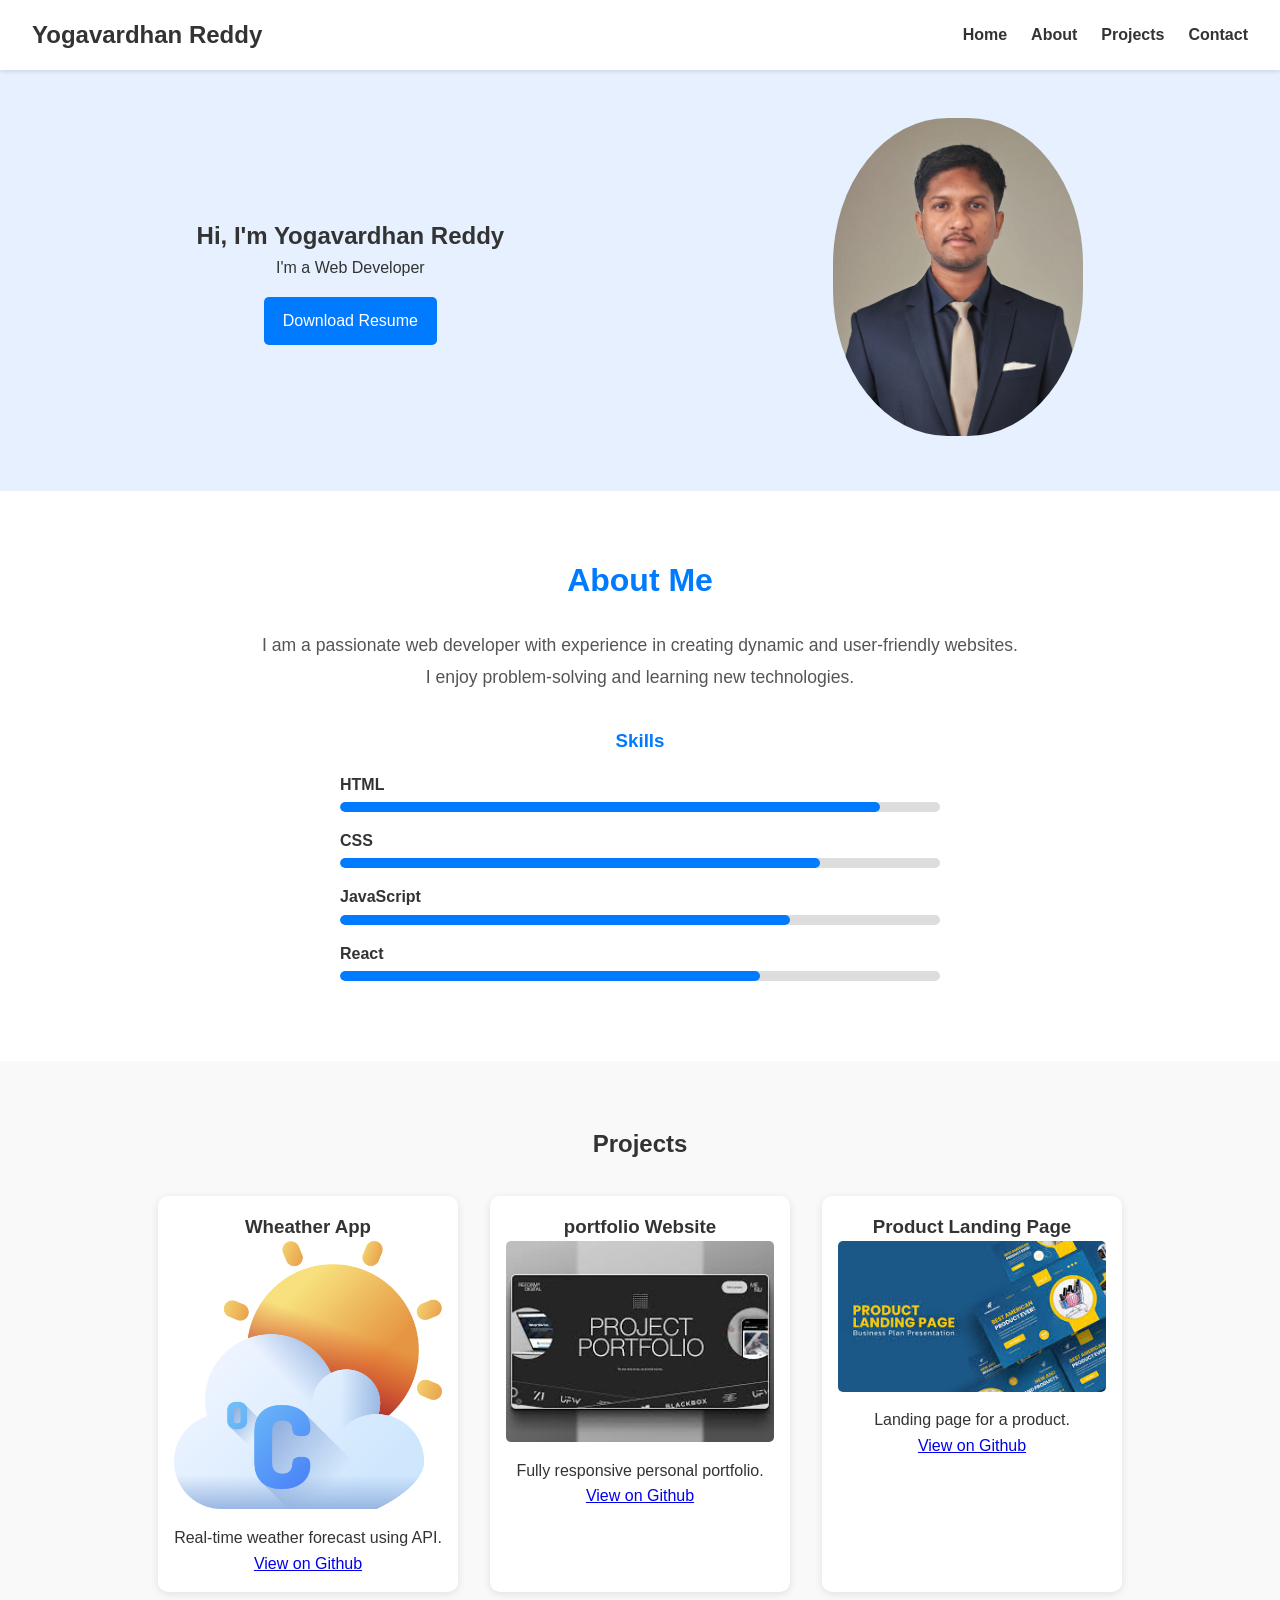
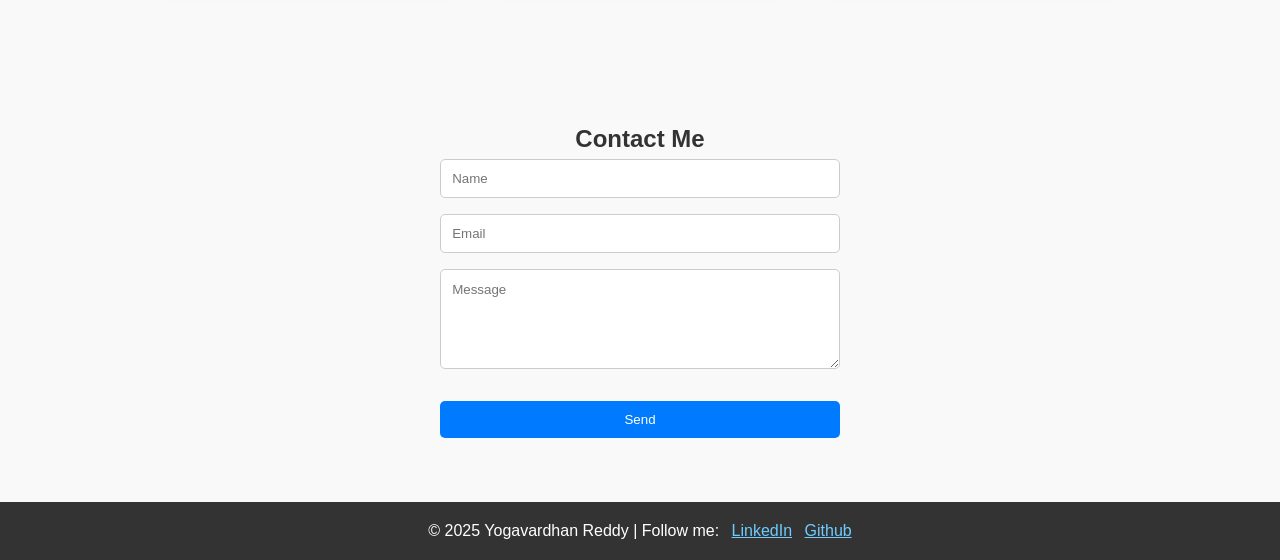
<file: PORTFOLIO-NEW/index.html>
<!DOCTYPE html>
<html lang="en">
<head>
    <meta charset="UTF-8">
    <meta name="viewport" content="width=device-width, initial-scale=1.0">
    <title>Portflio</title>
    <link rel="stylesheet" href="style.css">
</head>
<body>
    <header>
        <nav class="nav-bar">
            <h1 class="logo">Yogavardhan Reddy</h1>
                <ul class="nav-links">
                    <li><a href="#hero">Home</a></li>
                    <li><a href="#About">About</a></li>
                    <li><a href="#projects">Projects</a></li>
                    <li><a href="#contact">Contact</a></li>
                </ul>
        </nav>
    </header>
    <section id="hero" class="hero">
        <div id="hero-text">
            <h2 class="title">Hi, I'm Yogavardhan Reddy</h2>
            <p>I'm a Web Developer</p>
            <a href="./assets/web-resume.pdf" class="btn">Download Resume</a>
        </div>
        <div class="hero-img">
            <img src="./assets/profile.png" alt="portfolio">
        </div>
    </section>
    <section id="About" class="About">
       <h2>About Me</h2>
        <p>I am a passionate web developer with experience in creating dynamic and user-friendly websites.</p>
        <p>I enjoy problem-solving and learning new technologies.</p>
        <div class="skills">
            <h3>Skills</h3>
            <div class="skill">
              <span>HTML</span>
              <div class="skill-bar">
                <div class="skill-level html"></div>
              </div>
            </div>
            <div class="skill">
              <span>CSS</span>
              <div class="skill-bar">
                <div class="skill-level css"></div>
              </div>
            </div>
            <div class="skill">
              <span>JavaScript</span>
              <div class="skill-bar">
                <div class="skill-level js"></div>
              </div>
            </div>
            <div class="skill">
              <span>React</span>
              <div class="skill-bar">
                <div class="skill-level react"></div>
              </div>
            </div>
          </div>
    </section>
    <section id="projects" class="projects">
        <h2>Projects</h2>
        <div class="project-grid">
            <div class="project-card">
                <h3>Wheather App</h3>
                <img src="./assets/weather.png" alt="Weather App">
                <p>Real-time weather forecast using API.</p>
                <a href="https://github.com/yogireddy02/web-projects.git">View on Github</a>
            </div>
            <div class="project-card">
                <h3>portfolio Website</h3>
                <img src="./assets/portfolio-img.jpeg" alt="portfolio-website">
                <p>Fully responsive personal portfolio.</p>
                <a href="https://github.com/yogireddy02/web-projects.git">View on Github</a>
            </div>
            <div class="project-card">
                <h3>Product Landing Page</h3>
                <img src="./assets/landing-page.jpeg" alt="Weather App">
                <p>Landing page for a product.</p>
                <a href="https://github.com/yogireddy02/web-projects.git">View on Github</a>
            </div>
        </div>
    </section>

    <section id="contact" class="contact">
        <h2>Contact Me</h2>
        <form>
            <input type="text" placeholder="Name" required>
            <input type="text" placeholder="Email" required>
            <textarea  placeholder="Message" rows="5" required></textarea>
            <button type="submit" class="btn">Send</button>
        </form>
    </section>

    <footer>
        <p>&copy; 2025 Yogavardhan Reddy | Follow me:
            <a href="www.linkedin.com/in/yogavardhan-reddy-g-76bb58323">LinkedIn</a>
            <a href="https://github.com/yogireddy02/web-projects.git">Github</a>
        </p>
    </footer>
</body>
</html>
</file>
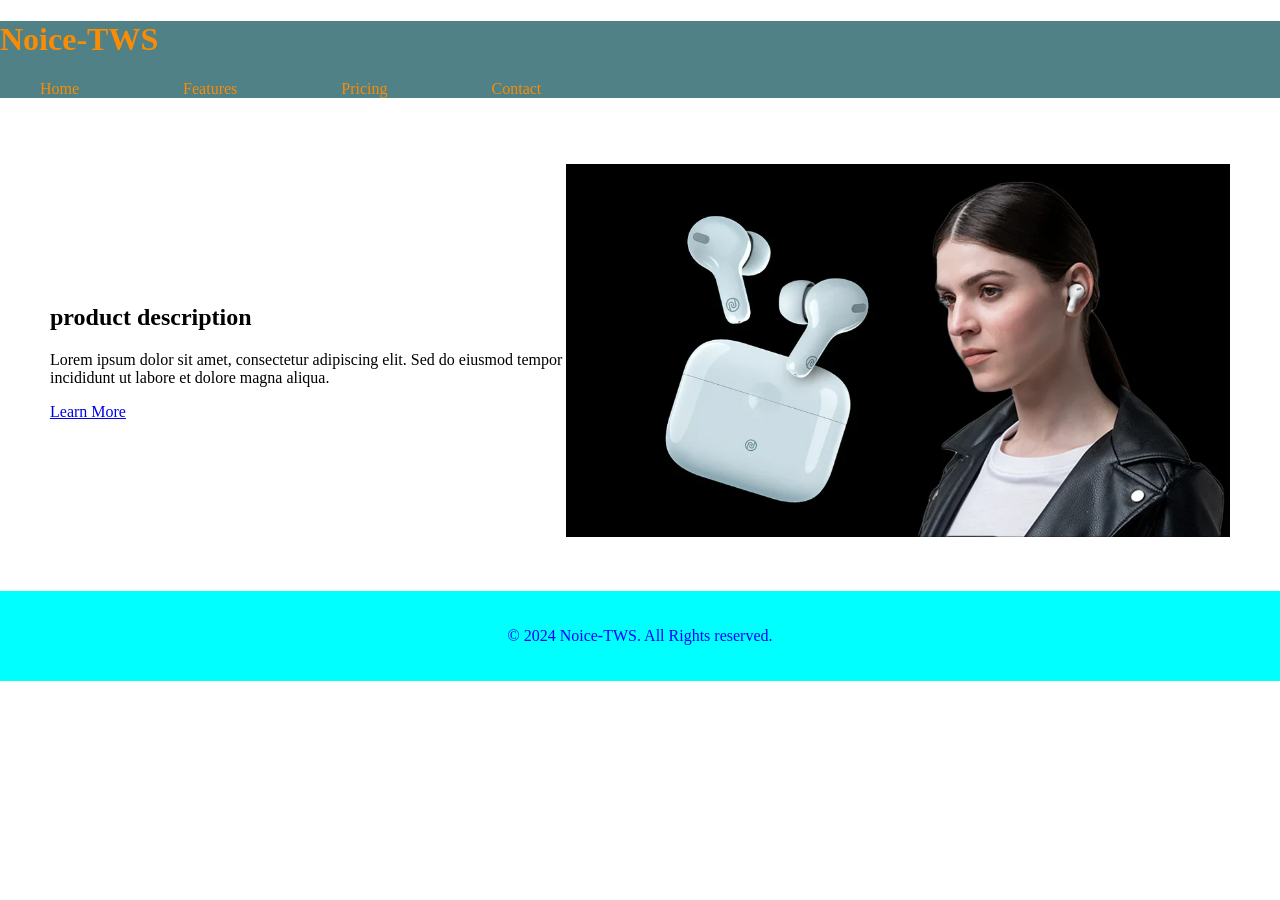
<file: product landing page/index.html>
<!DOCTYPE html>
<html lang="en">
<head>
    <meta charset="UTF-8">
    <meta name="viewport" content="width=device-width, initial-scale=1.0">
    <title>noice TWS</title>
    <link rel="stylesheet" href="style.css">
</head>
<body>
    <header>
        <h1>Noice-TWS</h1>
        <nav>
            <ul>
                <li><a href="#"></a>Home</a></li>
                <li><a href="#"></a>Features</li>
                <li><a href="#"></a>Pricing</li>
                <li><a href="#"></a>Contact</li>
            </ul>
        </nav>
    </header>
    <section class="main-content">
        <article class="product-description">
            <h2>product description</h2>
            <p>Lorem ipsum dolor sit amet, consectetur adipiscing elit. Sed do eiusmod tempor incididunt ut labore et dolore magna aliqua.</p>
            <a href="#" class="btn">Learn More</a>
        </article>
        <article class="product-image">
            <img src="img.jpg" alt="TWS ear buds">
        </article>
    </section>

    <footer>
        <p>&copy; 2024 Noice-TWS. All Rights reserved.</p>
    </footer>
</body>
</html>
</file>
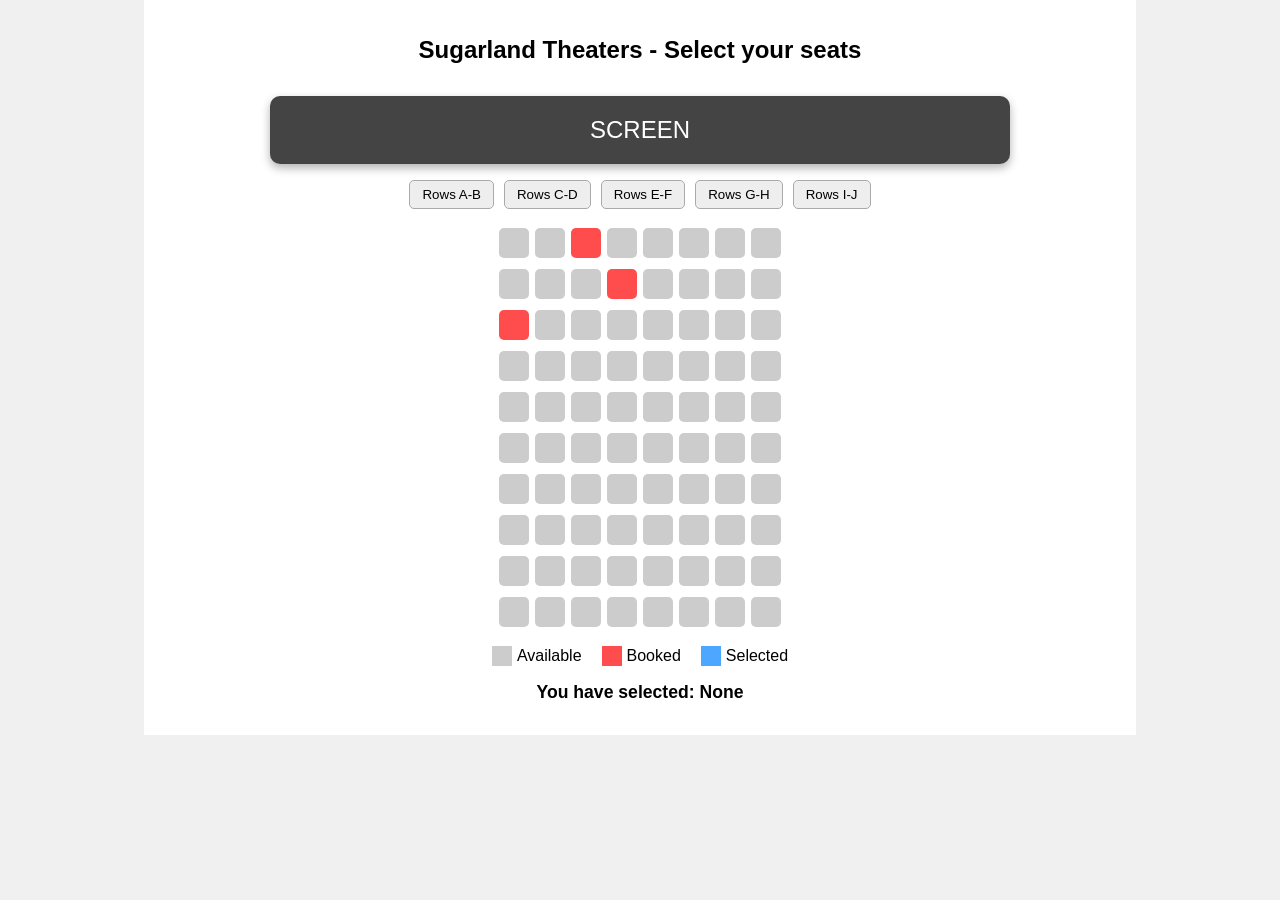
<file: SEAT BOOKING/index.html>
<!DOCTYPE html>
<html lang="en">
<head>
    <meta charset="UTF-8">
    <meta name="viewport" content="width=device-width, initial-scale=1.0">
    <link rel="stylesheet" href="style.css">
    <script src="script.js"></script>
    <title>Sugarland Theaters</title>
</head>
<body>
    <div class="container">
        <h2>Sugarland Theaters - Select your seats</h2>
        <div class="screen">SCREEN</div>

        <div id="sector-buttons" class="sector-buttons"></div>

        <div id="seat-map">

        </div>

        <div class="legend">
            <div><span class="available"></span>Available</div>
            <div><span class="booked"></span>Booked</div>
            <div><span class="selected"></span>Selected</div>
        </div>
        <div class="selection-display" id="selected-seats">You have selected: None</div>
        <div class="selection-display" id="seat-price"></div>

    </div>
</body>
</html>
</file>
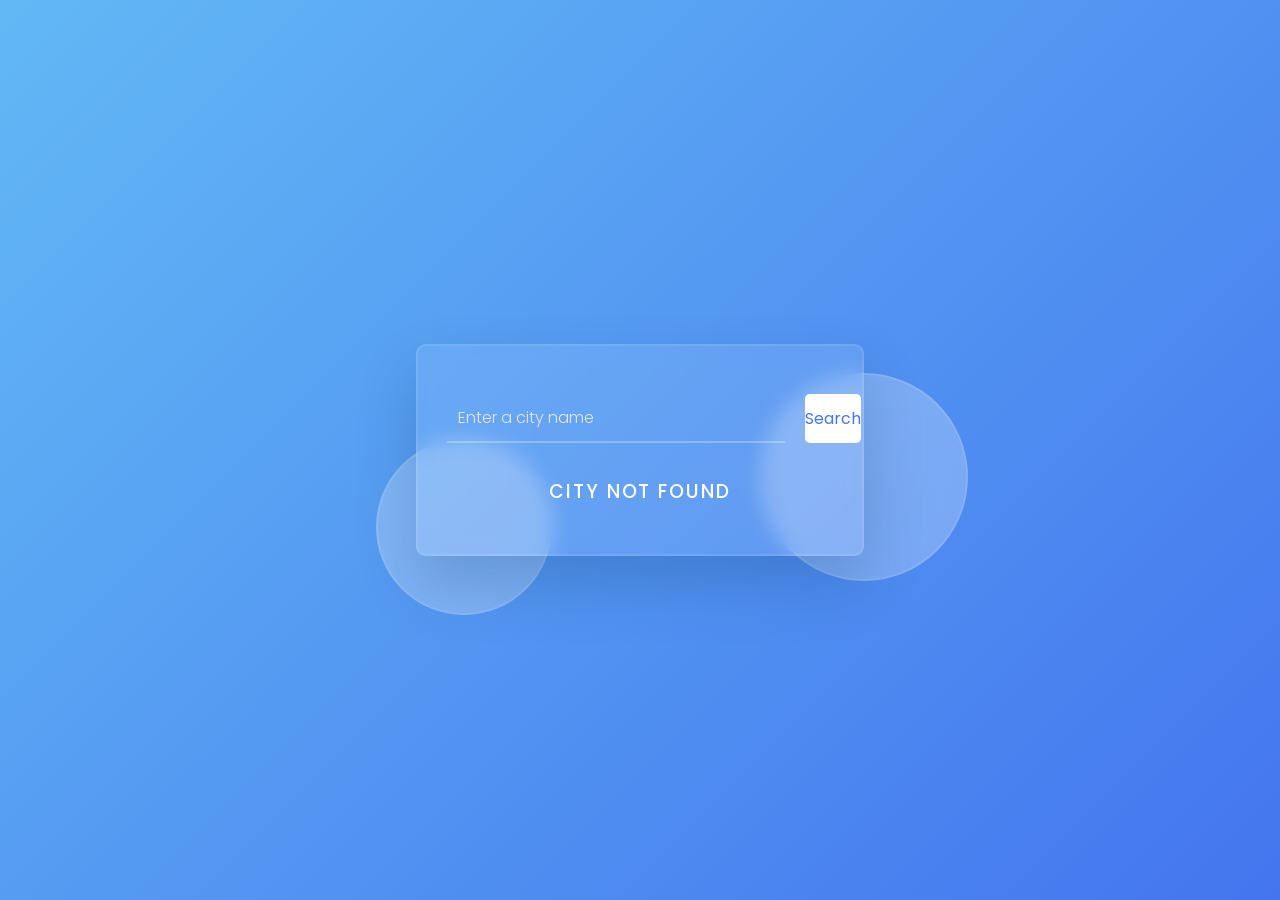
<file: weather app/index.html>
<!DOCTYPE html>
<html lang="en">
  <head>
    <meta name="viewport" content="width=device-width, initial-scale=1.0" />
    <title>Weather App</title>
    <!-- Google Fonts -->
    <link
      href="https://fonts.googleapis.com/css2?family=Poppins:wght@300;500;600&display=swap"
      rel="stylesheet"
    />
    <!-- Stylesheet -->
    <link rel="stylesheet" href="style.css" />
  </head>
  <body>
    <div class="wrapper">
      <div class="shape shape-1"></div>
      <div class="shape shape-2"></div>
      <div class="container">
        <div class="search-container">
          <input
            type="text"
            placeholder="Enter a city name"
            id="city"
            value="mumbai"
          />
          <button id="search-btn">Search</button>
        </div>
        <div id="result"></div>
      </div>
    </div>
    <!-- Script -->
    <script src="key.js"></script>
    <script src="script.js"></script>
  </body>
</html>
</file>
<file: PORTFOLIO-NEW/style.css>
*{
    margin: 0;
    padding: 0;
    box-sizing: border-box;
    font-family: 'Segoe UI', sans-serif;
}

body{
    line-height: 1.6;
    background: #f9f9f9;
    color: #333;
}

header{
    background: #fff;
    padding: 1rem 2rem;
    box-shadow: 0 2px 4px rgba(0, 0, 0, 0.1);
    position: sticky;
    top: 0;
    z-index: 100;
}

.nav-bar{
    display: flex;
    justify-content: space-between;
    align-items: center;
}

.nav-links{
    list-style: none;
    display: flex;
    gap: 1.5rem;
}

.nav-links a{
    text-decoration: none;
    color: #333;
    font-weight: bold;
}

.hero{
    display: flex;
    flex-wrap: wrap;
    justify-content: space-around;
    align-items: center;
    padding: 3rem 2rem;
    background: #e6f0ff;
}

.hero-text{
    max-width: 500px;
}

.hero-text h2{
    font-size: 2rem;
    margin-bottom: 1rem;
}

.hero-img img{
    width: 250px;
    border-radius: 46%;
}

.btn{
    display: inline-block;
    background: #007bff;
    color: white;
    padding: 0.7rem 1.2rem;
    margin-top: 1rem;
    border: none;
    text-decoration: none;
    border-radius: 5px;
}

.About{
    background-color: #ffffff;
    padding: 4rem 2rem;
    text-align: center;
}

.About h2{
    font-size: 2rem;
    color: #007bff;
    margin-bottom: 1.5rem;
}

.About p{
    max-width: 800px;
    margin: 0 auto;
    font-size: 1.1rem;
    color: #555;
    line-height: 1.8;
}

.skills {
    margin-top: 2rem;
    text-align: left;
    max-width: 600px;
    margin-left: auto;
    margin-right: auto;
}
  
.skills h3 {
    text-align: center;
    margin-bottom: 1rem;
    color: #007bff;
}
  
.skill {
    margin-bottom: 1rem;
}
  
.skill span {
    font-weight: bold;
    display: block;
    margin-bottom: 0.3rem;
}
  
.skill-bar {
    background: #ddd;
    border-radius: 20px;
    overflow: hidden;
    height: 10px;
}
  
.skill-level {
    height: 10px;
    background: #007bff;
    width: 0%;
    border-radius: 20px;
    transition: width 0.8s ease-in-out;
}
  
.skill-level.html { width: 90%; }
.skill-level.css { width: 80%; }
.skill-level.js { width: 75%; }
.skill-level.react { width: 70%; }
  

section{
    padding: 4rem 2rem;
    text-align: center;
}

.projects{
    background: #f9f9f9;
    padding: 4rem 2rem;
    text-align: center;
}

.project-grid{
    display: flex;
    flex-wrap: wrap;
    justify-content: center;
    gap: 2rem;
    margin-top: 2rem;
}

.project-card{
    background: #fff;
    border-radius: 10px;
    padding: 1rem;
    width: 300px;
    box-shadow: 0 2px 8px rgba(0,0,0,0.1);
    transition: transform 0.3s ease;
}

.project-card:hover {
    transform: translateY(-5px);
}
  
.project-card img {
    width: 100%;
    border-radius: 5px;
    margin-bottom: 0.5rem;
}

.contact form{
    display: flex;
    flex-direction: column;
    max-width: 400px;
    margin: auto;
    gap: 1rem;
}

input,textarea{
    padding: 0.7rem;
    border: 1px solid #ccc;
    border-radius: 5px;
}

footer{
    background: #333;
    color: #fff;
    padding: 1rem;
    text-align: center;
}

footer a{
    color: #6fccff;
    margin-left: 0.5rem;
}

@media ( max-width:768px){
    .hero{
        flex-direction: column;
        text-align: center;
    }
    .hero-img{
        margin-top: 2rem;
    }
}
</file>
<file: product landing page/style.css>
body{
    font-family:'Times New Roman', Times, serif;
    margin: 0;
    padding: 0;
}
header{
    background:rgba(29, 93, 99, 0.772);
    color: #ff8c00f7;
    padding: 10fx;
}
nav ul li{
    display: inline;
    margin-right: 100px;

}
nav ul li a {
    color:darkblue;
    text-decoration: none;

}
.main-content{
    display: flex;
    justify-content: space-between;
    align-items: center;
    padding: 50px;

}
.product-description{
    float: left;
}
.product-description h2{
    color:black;
}
.product-image img{
    max-width: 100%;

}
footer{
    background-color: aqua;
    color:blue;
    text-align: center;
    padding: 20px;
}
</file>
<file: SEAT BOOKING/style.css>
body {
    font-family: Arial, sans-serif;
    margin: 0;
    padding: 0;
    background-color: #f0f0f0;
  }
  
  .container {
    padding: 1rem;
    max-width: 960px;
    margin: auto;
    background: white;
  }
  
  h2 {
    text-align: center;
  }
  
  .screen {
    background-color: #444;
    color: white;
    text-align: center;
    padding: 20px;
    font-size: 1.5rem;
    border-radius: 10px;
    margin: 2rem auto 1rem auto;
    width: 90%;
    max-width: 700px;
    box-shadow: 0 4px 10px rgba(0, 0, 0, 0.3);
  }
  
  
  .seat-row {
    display: flex;
    justify-content: center;
    margin: 5px 0;
  }
  
  .seat {
    width: 30px;
    height: 30px;
    background-color: #ccc; /* available */
    margin: 3px;
    border-radius: 5px;
    cursor: pointer;
    transition: background-color 0.3s;
  }
  
  .seat.booked {
    background-color: #ff4d4d; /* red - booked */
    cursor: not-allowed;
  }
  
  .seat.selected {
    background-color: #4da6ff !important; /* blue - selected */
  }
  
  .legend {
    display: flex;
    justify-content: center;
    margin: 1rem 0;
  }
  
  .legend div {
    display: flex;
    align-items: center;
    margin: 0 10px;
  }
  
  .legend span {
    display: inline-block;
    width: 20px;
    height: 20px;
    margin-right: 5px;
  }
  
  .available { background-color: #ccc; }
  .booked { background-color: #ff4d4d; }
  .selected { background-color: #4da6ff; }
  
  .selection-display {
    margin-top: 1rem;
    text-align: center;
    font-weight: bold;
    font-size: 1.1rem;
  }
  
  .sector-buttons {
    text-align: center;
    margin-bottom: 1rem;
  }
  
  .sector-buttons button {
    margin: 0 5px;
    padding: 6px 12px;
    background-color: #eee;
    border: 1px solid #aaa;
    border-radius: 5px;
    cursor: pointer;
    transition: background-color 0.3s;
  }
  
  .sector-buttons button:hover {
    background-color: #ddd;
  }
  
  @media (max-width: 600px) {
    .seat {
      width: 40px;
      height: 40px;
    }
  
    .sector-buttons button {
      margin: 4px;
      padding: 8px 16px;
    }
  }
</file>
<file: weather app/style.css>
* {
  padding: 0;
  margin: 0;
  box-sizing: border-box;
  font-family: "Poppins", sans-serif;
}
:root {
  --white: #ffffff;
  --off-white: #e5e5e5;
  --transp-white-1: rgba(255, 255, 255, 0.25);
  --transp-white-2: rgba(255, 255, 255, 0.1);
  --blue-1: #62b8f5;
  --blue-2: #4475ef;
  --shadow: rgba(3, 46, 87, 0.2);
}
body {
  height: 100vh;
  background: linear-gradient(135deg, var(--blue-1), var(--blue-2));
}
.wrapper {
  font-size: 16px;
  width: 90vw;
  max-width: 28em;
  position: absolute;
  transform: translate(-50%, -50%);
  top: 50%;
  left: 50%;
}
.container {
  width: 100%;
  background: var(--transp-white-2);
  backdrop-filter: blur(10px);
  padding: 3em 1.8em;
  border: 2px solid var(--transp-white-2);
  border-radius: 0.6em;
  box-shadow: 0 1.8em 3.7em var(--shadow);
  text-align: center;
}
.shape {
  position: absolute;
  background-color: var(--transp-white-1);
  backdrop-filter: blur(1.2em);
  border: 2px solid var(--transp-white-2);
  border-radius: 50%;
}
.shape-1 {
  height: 13em;
  width: 13em;
  right: -6.5em;
  top: 1.8em;
}
.shape-2 {
  height: 11em;
  width: 11em;
  bottom: -3.7em;
  left: -2.5em;
}
.search-container {
  font-size: 1em;
  display: grid;
  grid-template-columns: 9fr 3fr;
  gap: 1.25em;
}
.search-container input,
.search-container button {
  outline: none;
  font-size: 1em;
  border: none;
}
.search-container input {
  padding: 0.7em;
  background-color: transparent;
  border-bottom: 2px solid var(--transp-white-1);
  color: var(--white);
  font-weight: 300;
}
.search-container input::placeholder {
  color: var(--off-white);
}
.search-container input:focus {
  border-color: var(--white);
}
.search-container button {
  color: var(--blue-2);
  background-color: var(--white);
  border-radius: 0.3em;
}
#result h2 {
  color: var(--white);
  text-transform: uppercase;
  letter-spacing: 0.18em;
  font-weight: 600;
  margin: 1.25em 0;
}
.weather,
.desc {
  color: var(--off-white);
  text-transform: uppercase;
  letter-spacing: 0.2em;
  font-size: 0.9em;
  font-weight: 500;
  line-height: 2em;
}
.weather {
  margin-top: -0.7em;
}
#result img {
  margin: 0.6em 0 0 0;
  width: 6.2em;
  filter: drop-shadow(0 1.8em 3.7em var(--shadow));
}
#result h1 {
  font-size: 4em;
  margin: 0.3em 0 0.7em 0;
  line-height: 0;
  font-weight: 400;
  color: var(--white);
}
.temp-container {
  display: flex;
  justify-content: center;
}
.temp-container div {
  padding: 0.3em 1em;
}
.temp-container div:first-child {
  border-right: 1px solid var(--transp-white-1);
}
.temp-container .title {
  font-weight: 600;
  color: var(--white);
}
.temp-container .temp {
  font-weight: 300;
  color: var(--off-white);
}
.msg {
  margin-top: 1.8em;
  color: var(--white);
  font-weight: 500;
  text-transform: uppercase;
  letter-spacing: 0.1em;
}
@media screen and (max-width: 450px) {
  .wrapper {
    font-size: 14px;
  }
}
</file>
